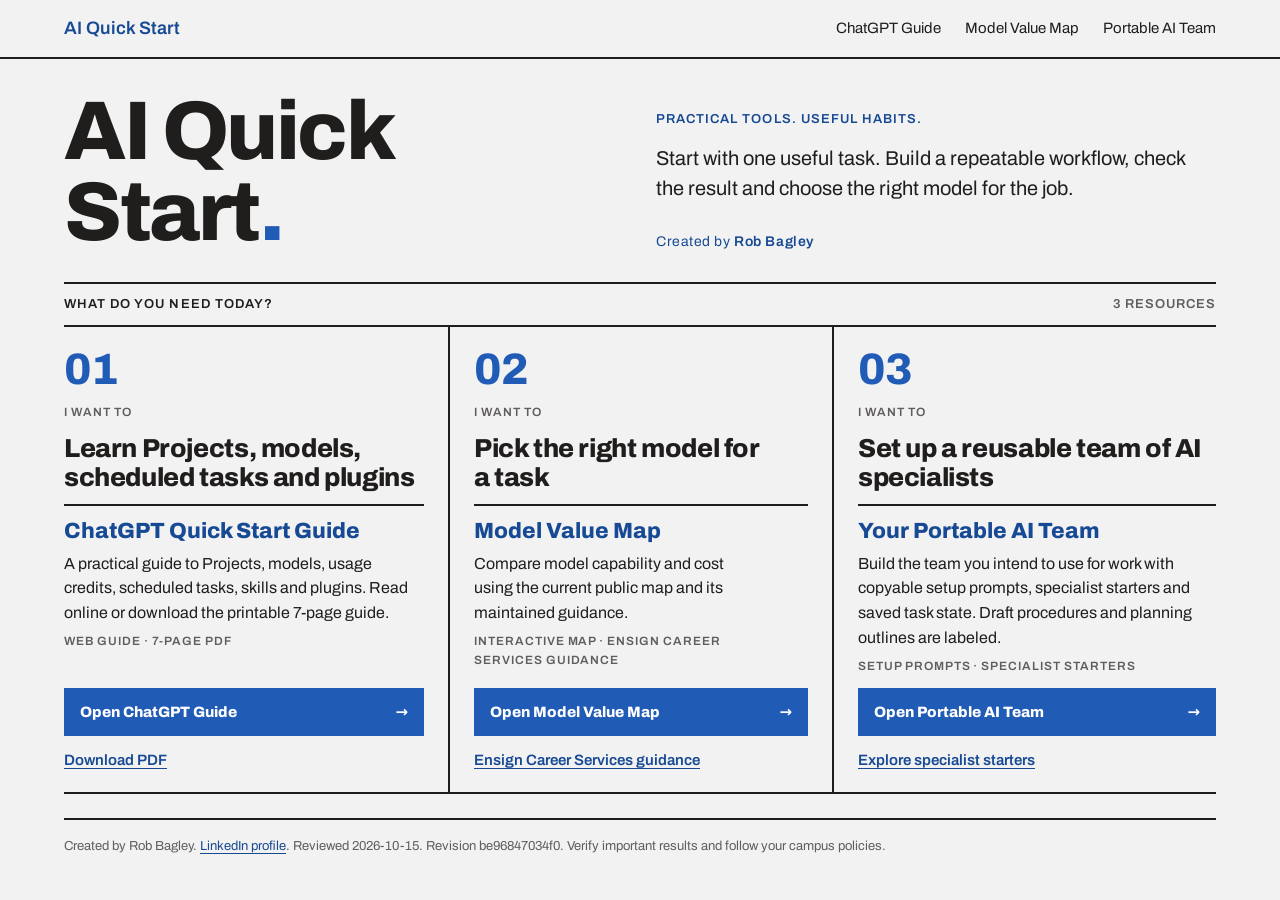
<file: docs/index.html>
<!doctype html><html lang="en"><head><meta charset="utf-8"><meta name="viewport" content="width=device-width,initial-scale=1"><title>AI Quick Start</title><meta name="description" content="Small steps for higher education: organize your work, pick the right settings and let ChatGPT handle the repeats."><link rel="icon" href="favicon.ico"><link rel="icon" type="image/svg+xml" href="favicon.svg"><link rel="preload" href="assets/fonts/archivo.woff2" as="font" type="font/woff2" crossorigin><link rel="stylesheet" href="assets/rob-personal.css"><link rel="stylesheet" href="assets/site.css"></head><body class="home"><a class="rp-skip" href="#main">Skip to content</a><nav class="rp-nav" aria-label="Main"><a class="rp-brand" href="index.html" aria-current="page">AI Quick Start</a><a href="chatgpt-quick-start-guide/">ChatGPT Guide</a><a href="https://robbagley-afk.github.io/model-value-map/">Model Value Map</a><a href="https://your-portable-ai-team.airy-emu-9499.chatgpt.site/">Portable AI Team</a></nav><main id="main"><div class="rp-page"><section class="rp-hero"><h1 class="rp-display"><span class="rp-line">AI Quick</span><span class="rp-line">Start<span class="rp-dot">.</span></span></h1><div class="rp-hero-title"><div class="rp-kicker">Practical tools. Useful habits.</div><p class="rp-lede">Start with one useful task. Build a repeatable workflow, check the result and choose the right model for the job.</p><p class="rp-byline">Created by <strong>Rob Bagley</strong></p></div></section><div class="rp-bar"><h2 class="bar-title">What do you need today?</h2><span class="muted">3 resources</span></div><div class="rp-grid resources" style="--rp-cell:300px"><article class="resource"><div class="rp-num">01</div><div class="rp-label">I want to</div><h2>Learn Projects, models, scheduled tasks and plugins</h2><div class="what"><div class="name">ChatGPT Quick Start Guide</div><p>A practical guide to Projects, models, usage credits, scheduled tasks, skills and plugins. Read online or download the printable 7-page guide.</p><div class="rp-label">Web guide · 7-page PDF</div></div><a class="rp-btn rp-btn-primary rp-btn-block" href="chatgpt-quick-start-guide/">Open ChatGPT Guide<span aria-hidden="true">→</span></a><a class="rp-link" href="ChatGPT-Quick-Start-Guide.pdf">Download PDF</a></article><article class="resource"><div class="rp-num">02</div><div class="rp-label">I want to</div><h2>Pick the right model for a task</h2><div class="what"><div class="name">Model Value Map</div><p>Compare model capability and cost using the current public map and its maintained guidance.</p><div class="rp-label">Interactive map · Ensign Career Services guidance</div></div><a class="rp-btn rp-btn-primary rp-btn-block" href="https://robbagley-afk.github.io/model-value-map/">Open Model Value Map<span aria-hidden="true">→</span></a><a class="rp-link" href="https://robbagley-afk.github.io/model-value-map/team/">Ensign Career Services guidance</a></article><article class="resource"><div class="rp-num">03</div><div class="rp-label">I want to</div><h2>Set up a reusable team of AI specialists</h2><div class="what"><div class="name">Your Portable AI Team</div><p>Build the team you intend to use for work with copyable setup prompts, specialist starters and saved task state. Draft procedures and planning outlines are labeled.</p><div class="rp-label">Setup prompts · specialist starters</div></div><a class="rp-btn rp-btn-primary rp-btn-block" href="https://your-portable-ai-team.airy-emu-9499.chatgpt.site/">Open Portable AI Team<span aria-hidden="true">→</span></a><a class="rp-link" href="https://your-portable-ai-team.airy-emu-9499.chatgpt.site/roles-and-skills.html#add-specialists">Explore specialist starters</a></article></div></div></main><footer class="rp-footer">Created by Rob Bagley. <a href="https://www.linkedin.com/in/robbagley/">LinkedIn profile</a>. Reviewed 2026-10-15. Revision be96847034f0. Verify important results and follow your campus policies.</footer></body></html>
</file>
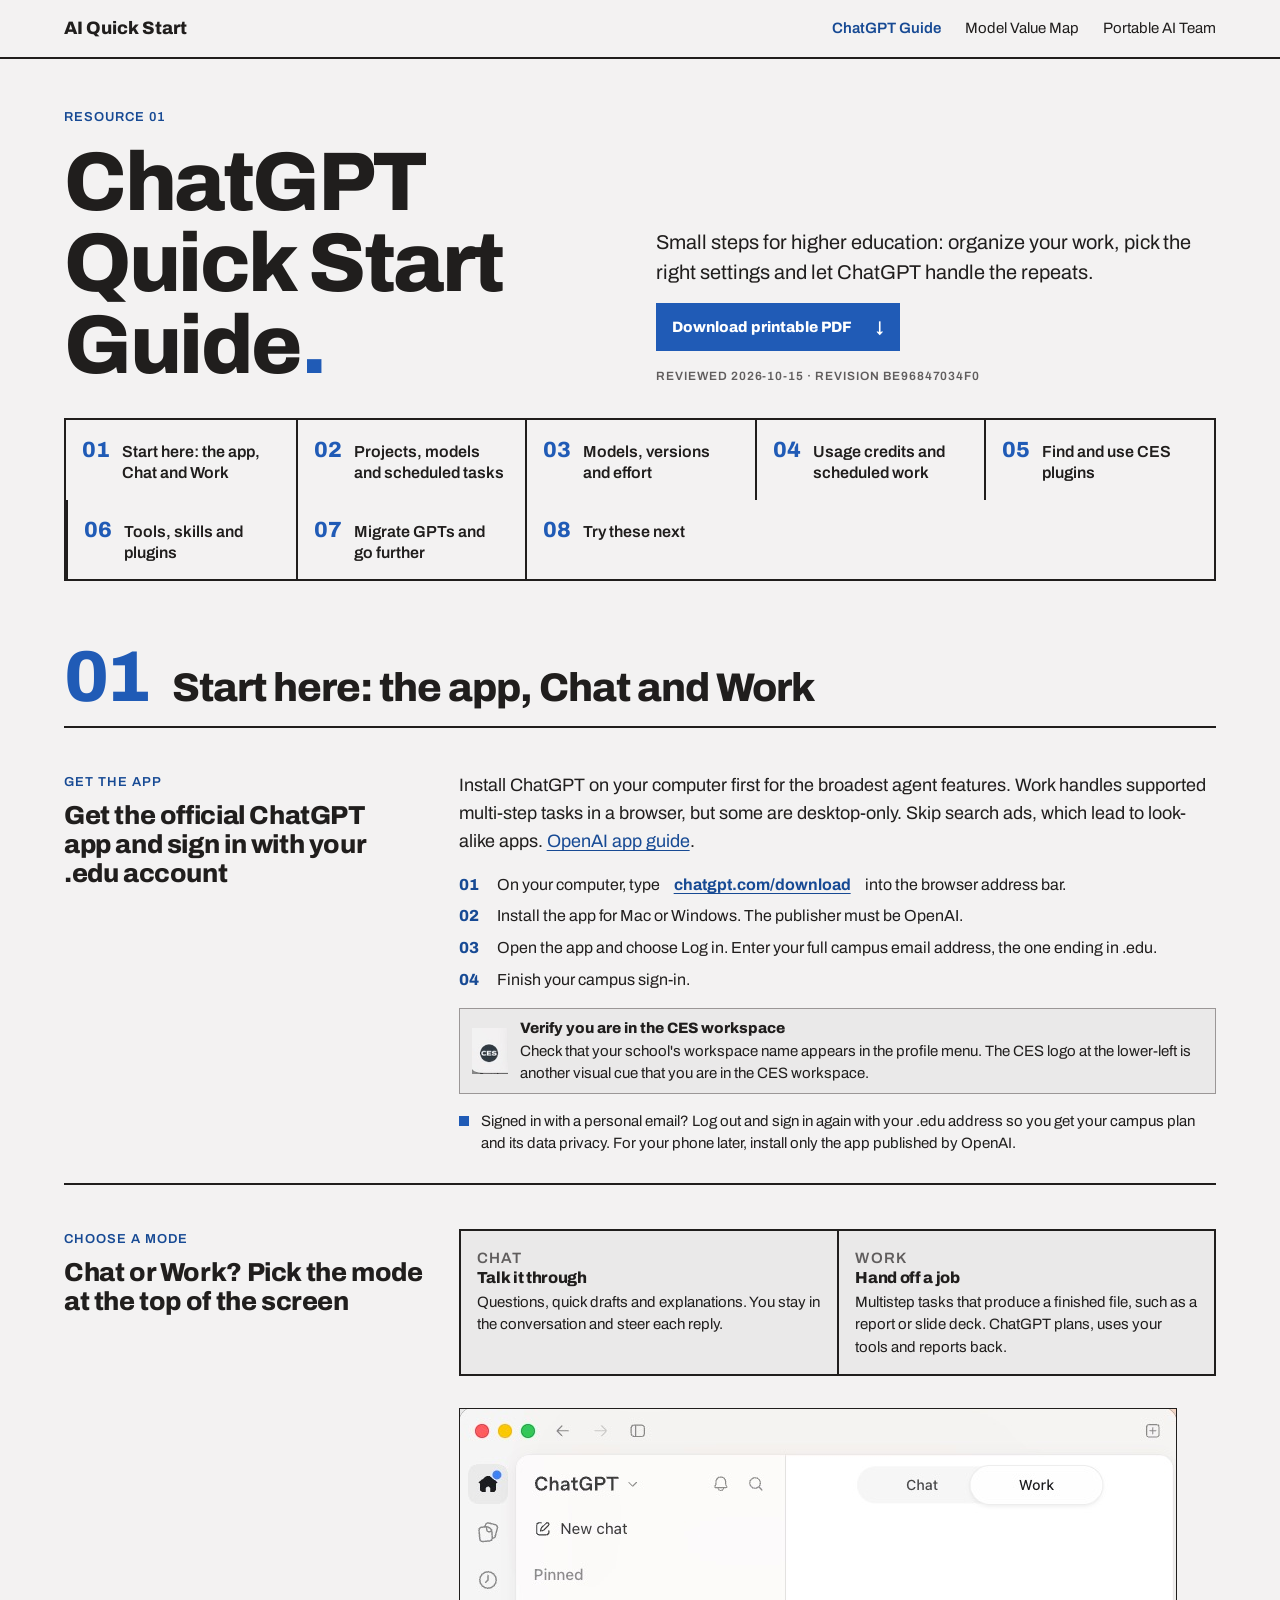
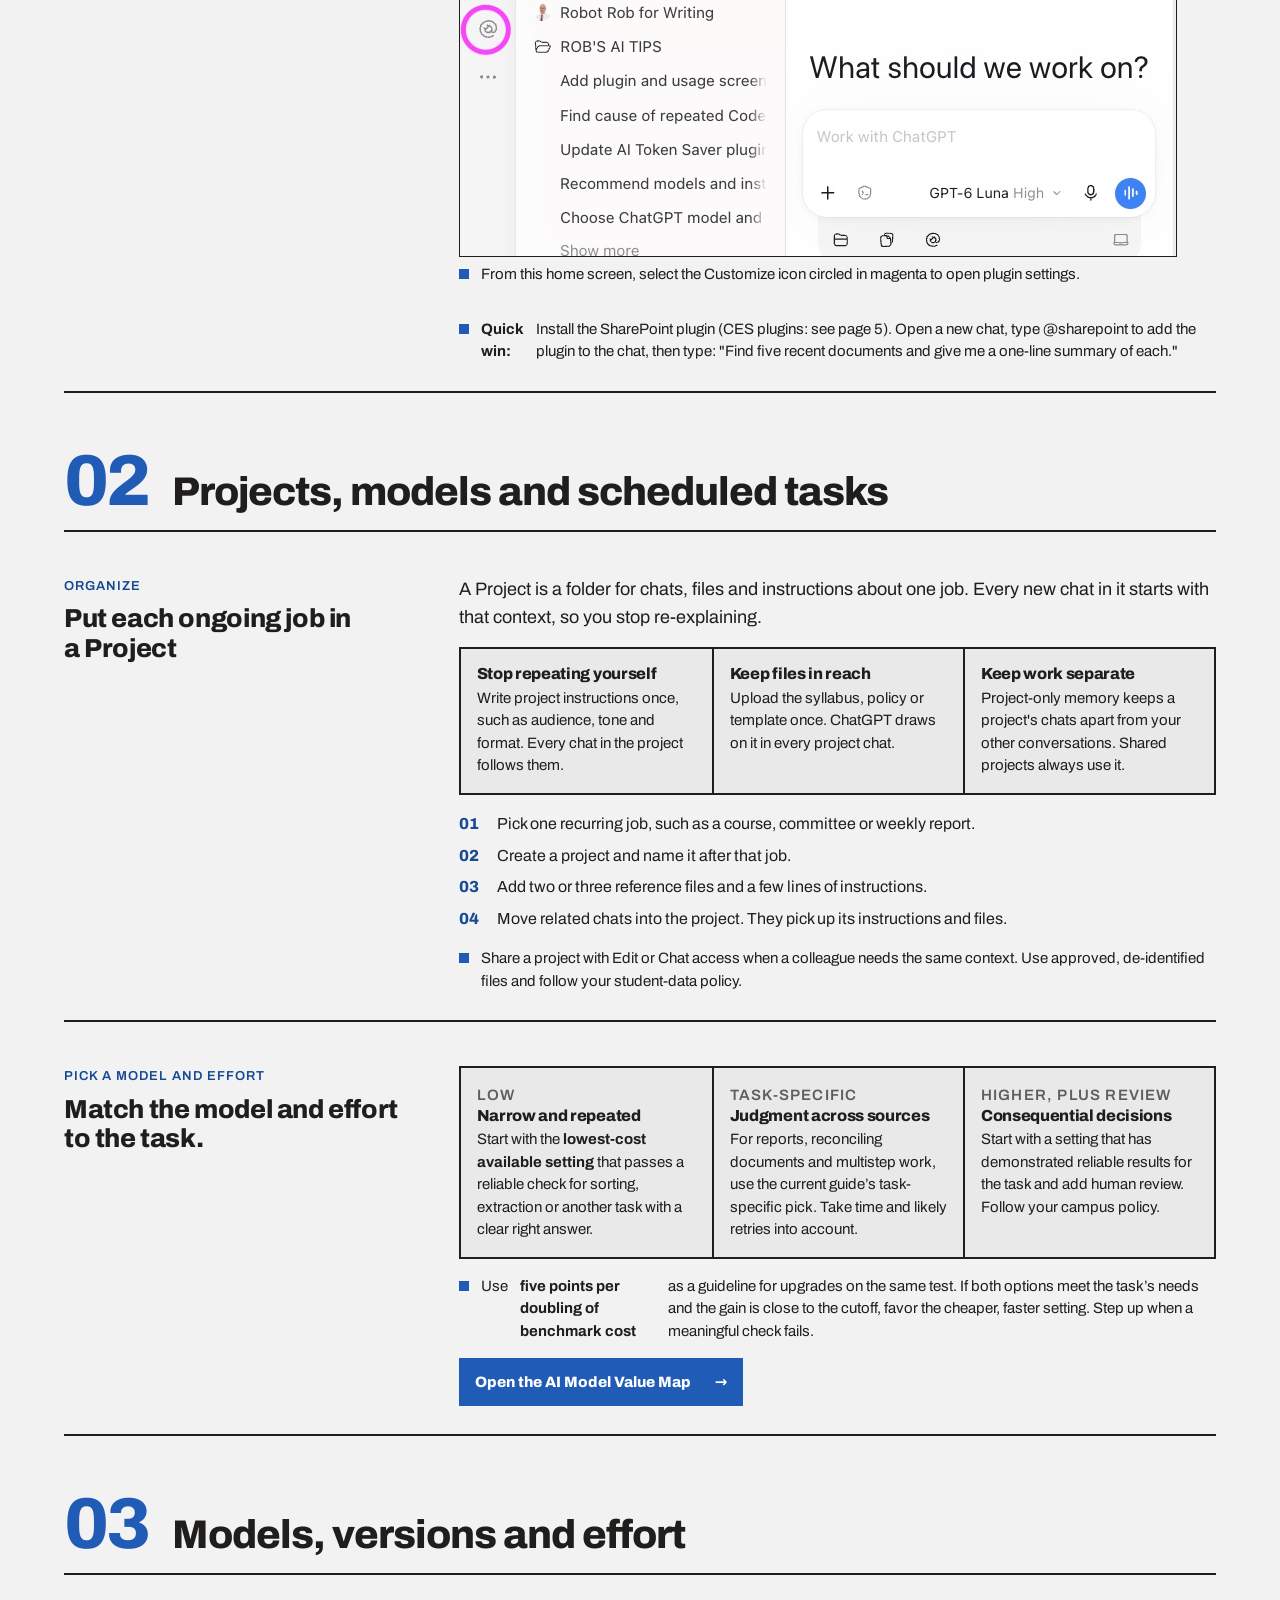
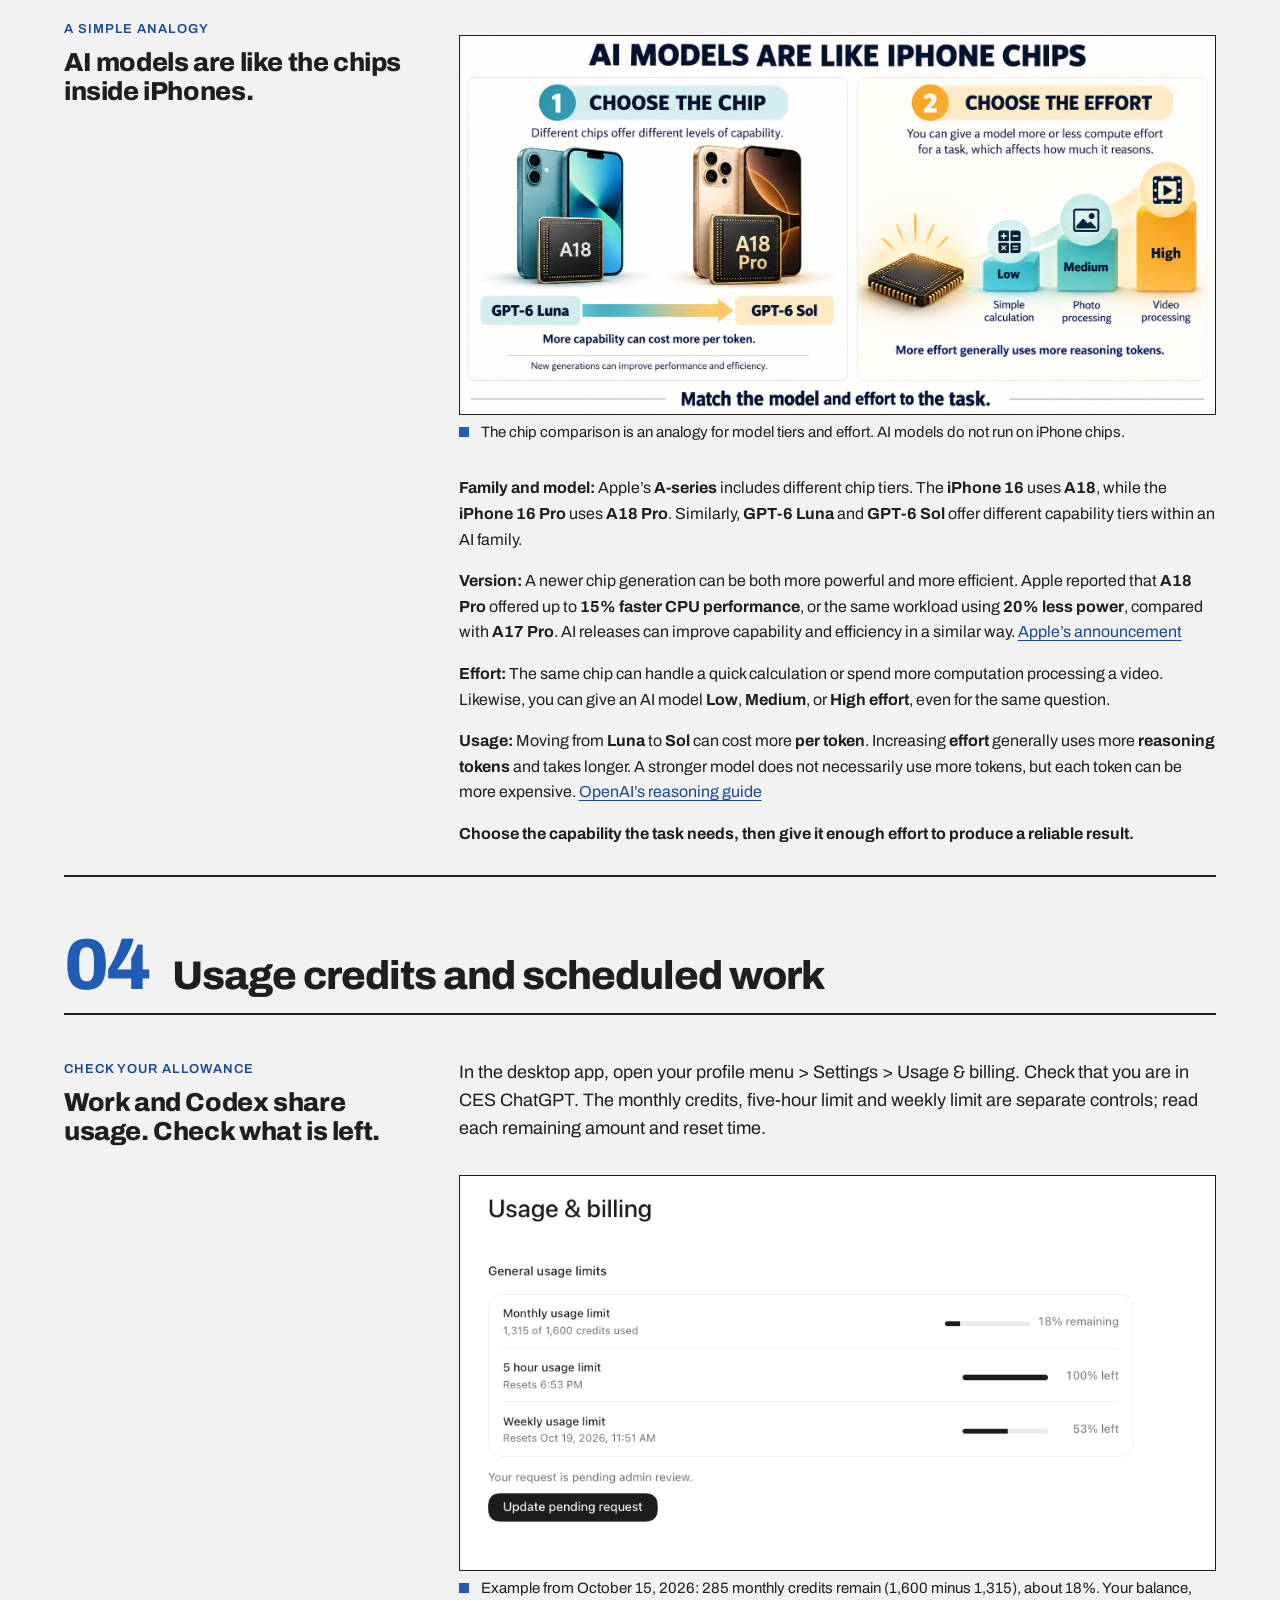
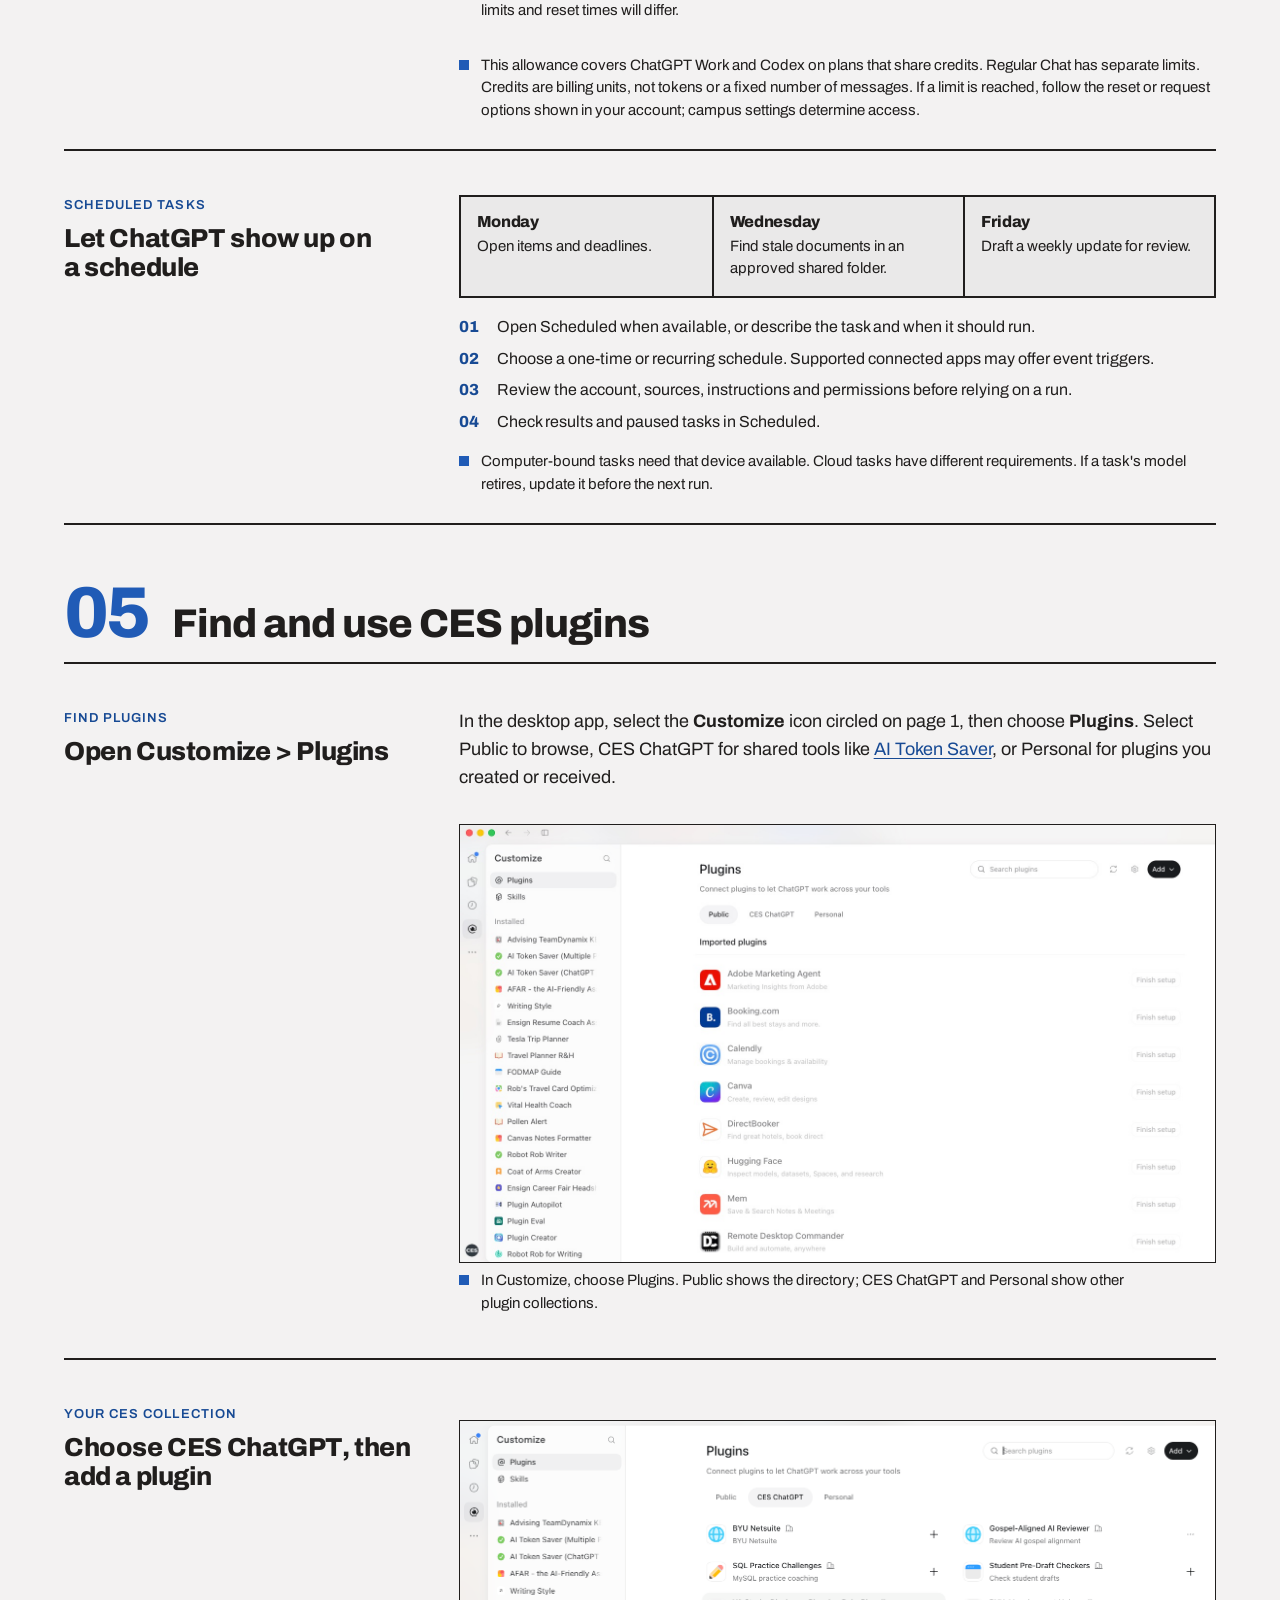
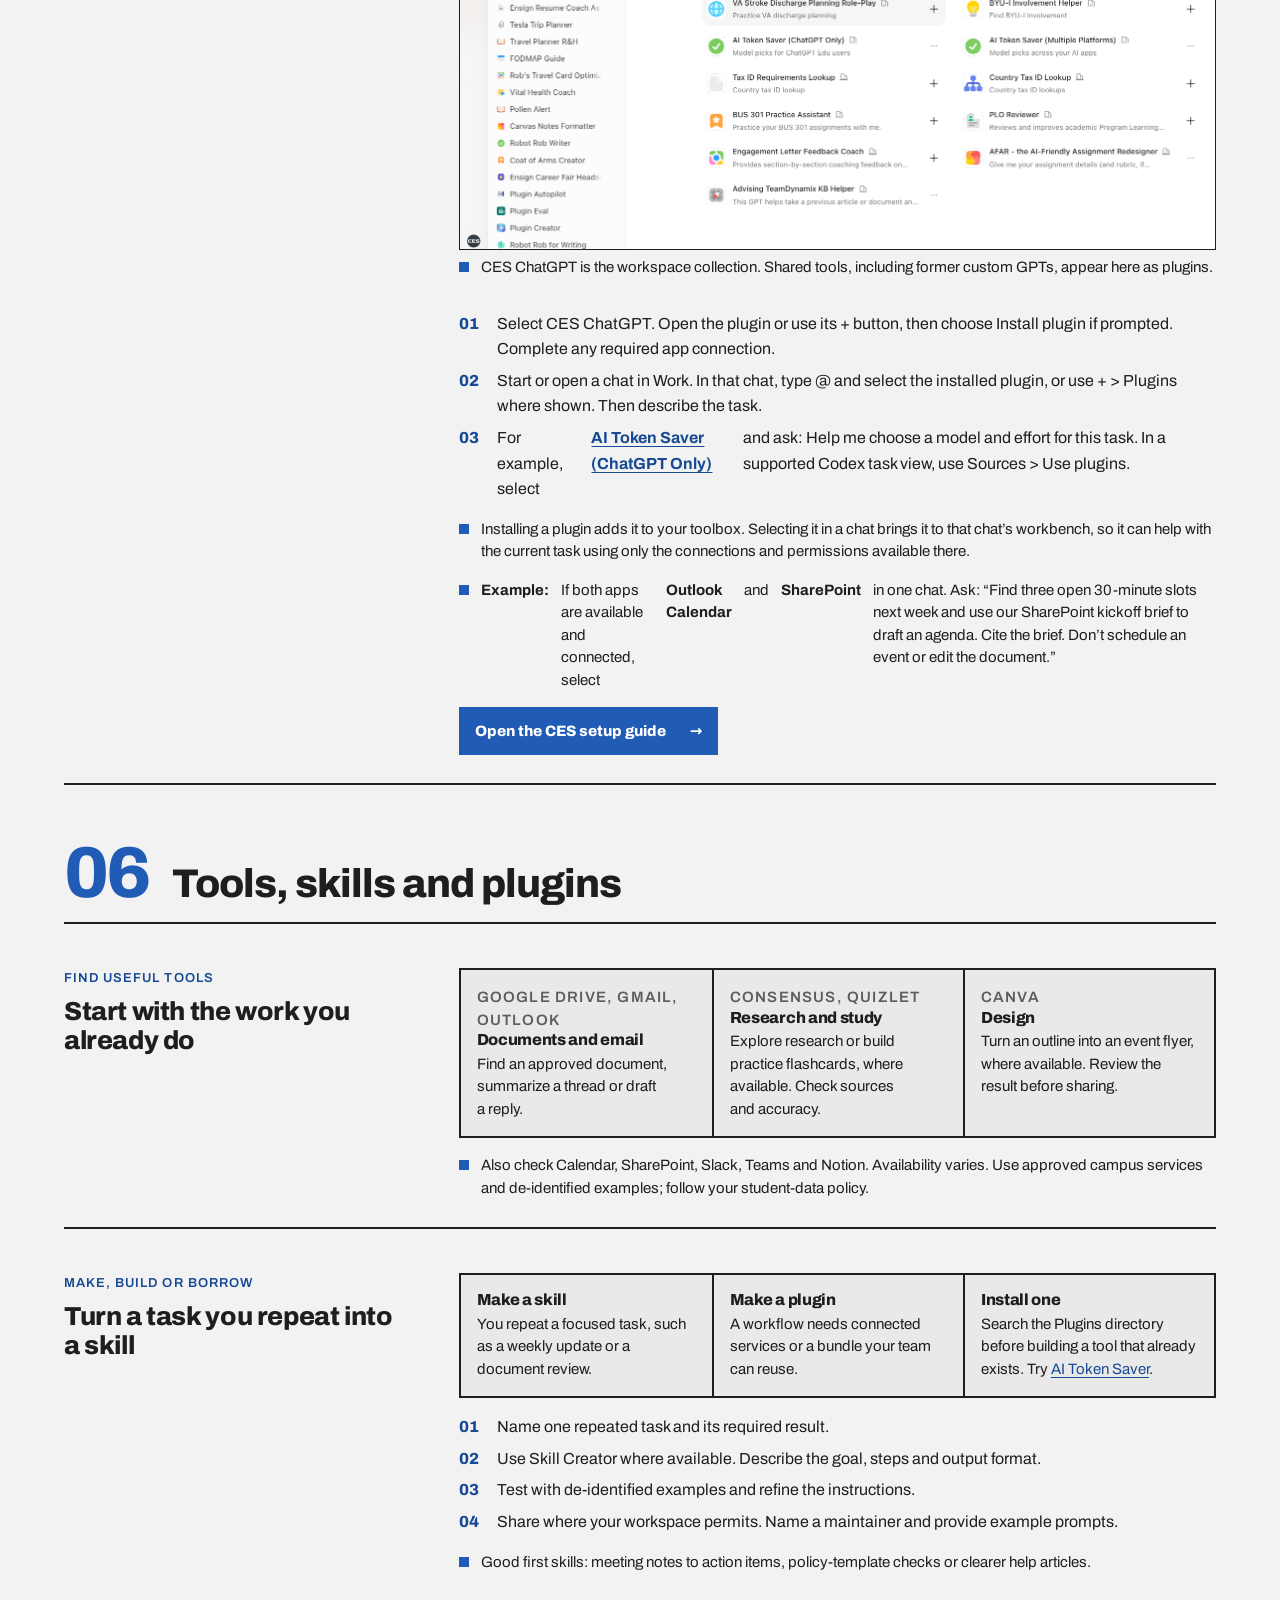
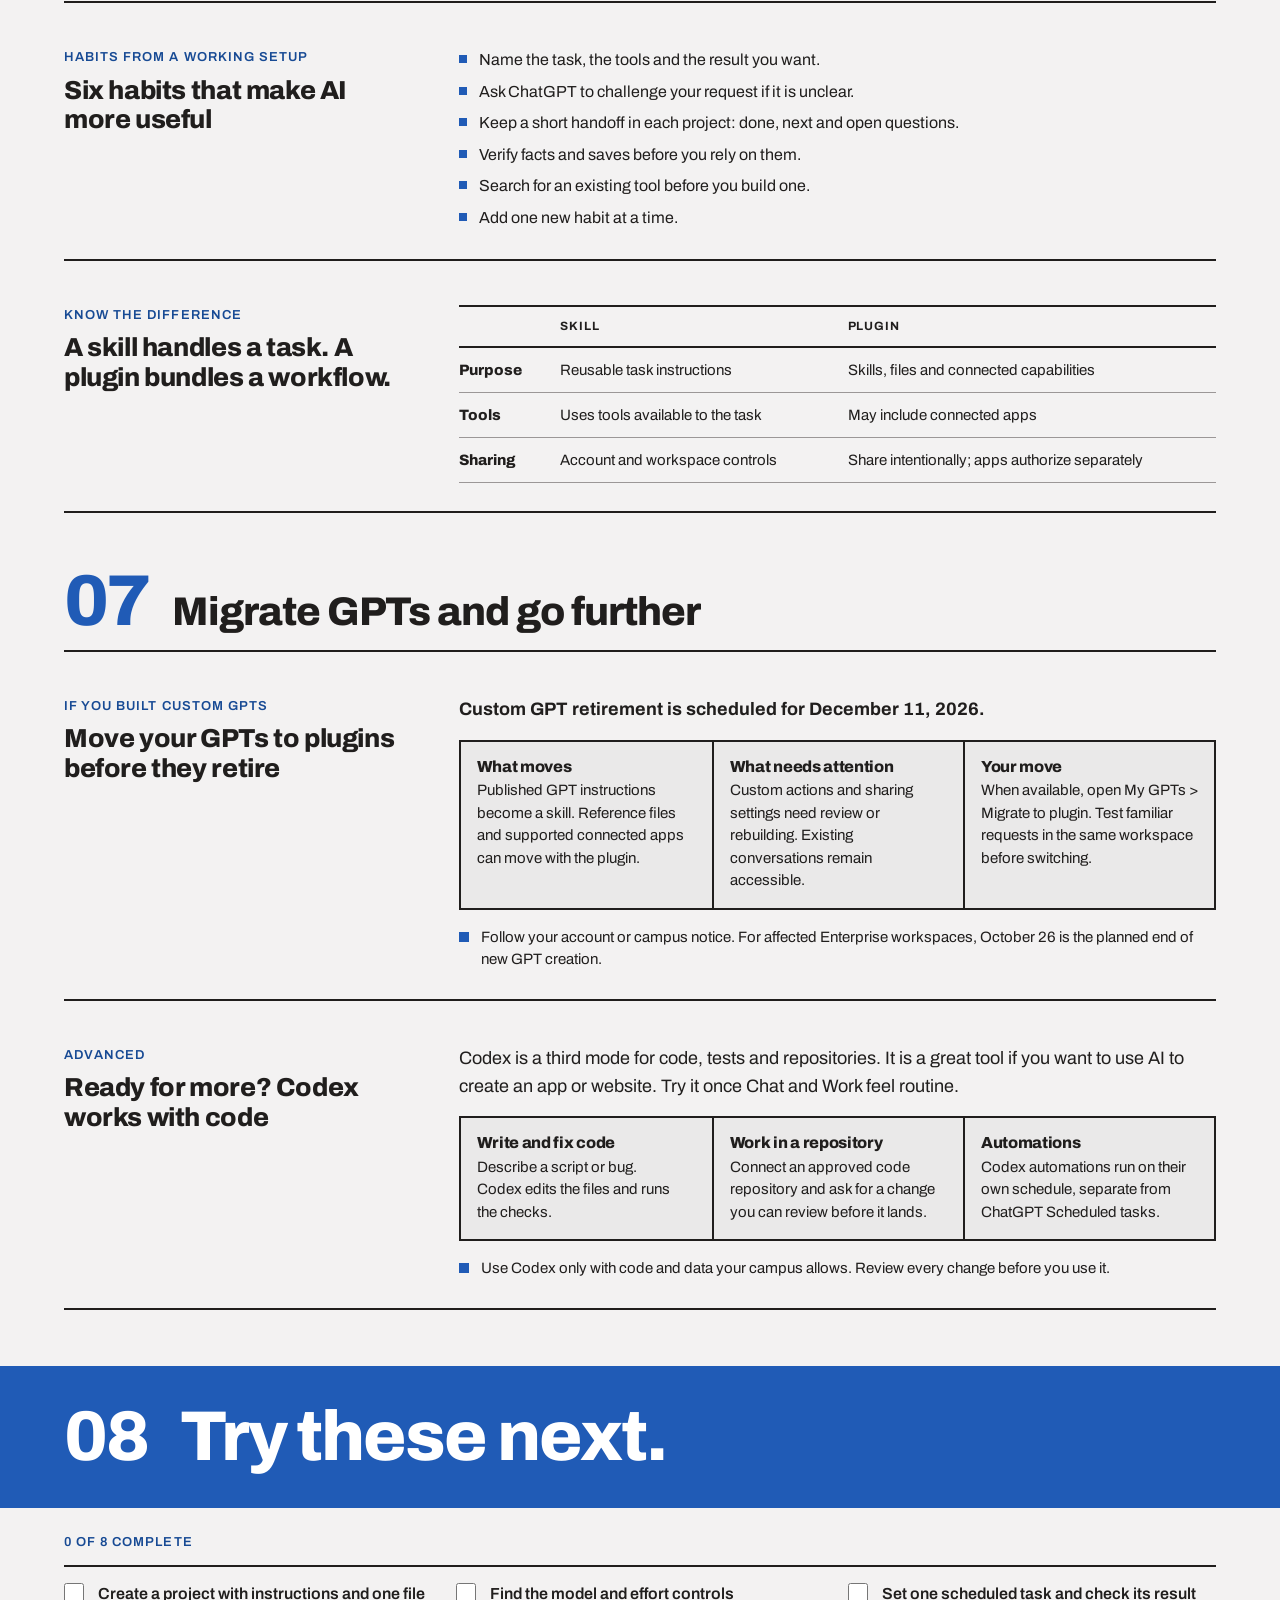
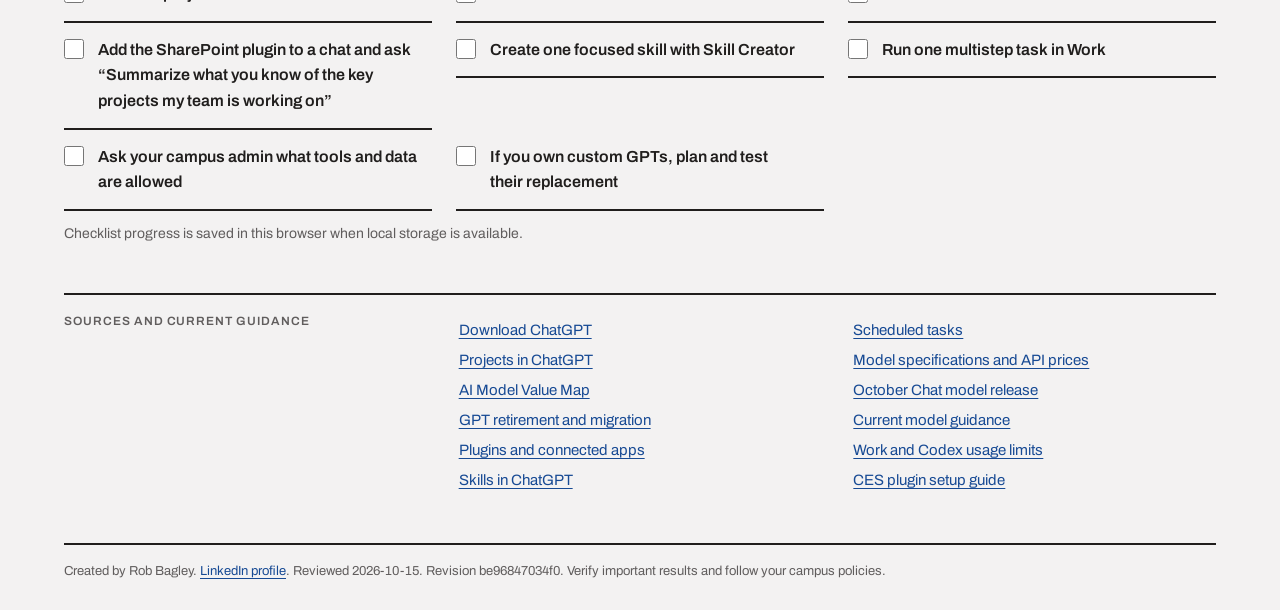
<file: docs/chatgpt-quick-start-guide/index.html>
<!doctype html><html lang="en"><head><meta charset="utf-8"><meta name="viewport" content="width=device-width,initial-scale=1"><title>ChatGPT Quick Start Guide</title><meta name="description" content="Small steps for higher education: organize your work, pick the right settings and let ChatGPT handle the repeats."><link rel="icon" href="../favicon.ico"><link rel="icon" type="image/svg+xml" href="../favicon.svg"><link rel="preload" href="../assets/fonts/archivo.woff2" as="font" type="font/woff2" crossorigin><link rel="stylesheet" href="../assets/rob-personal.css"><link rel="stylesheet" href="../assets/site.css"><script defer src="../assets/guide.js"></script></head><body><a class="rp-skip" href="#main">Skip to content</a><nav class="rp-nav" aria-label="Main"><a class="rp-brand" href="../index.html">AI Quick Start</a><a href="../chatgpt-quick-start-guide/" aria-current="page">ChatGPT Guide</a><a href="https://robbagley-afk.github.io/model-value-map/">Model Value Map</a><a href="https://your-portable-ai-team.airy-emu-9499.chatgpt.site/">Portable AI Team</a></nav><main id="main"><div class="rp-page"><section class="rp-hero"><div class="rp-hero-title"><div class="rp-kicker">Resource 01</div><h1 class="rp-display">ChatGPT Quick Start Guide<span class="rp-dot">.</span></h1></div><div class="guide-lede"><p class="rp-lede">Small steps for higher education: organize your work, pick the right settings and let ChatGPT handle the repeats.</p><a class="rp-btn rp-btn-primary no-print" href="../ChatGPT-Quick-Start-Guide.pdf">Download printable PDF<span aria-hidden="true">↓</span></a><p class="rp-label">Reviewed 2026-10-15 · Revision be96847034f0</p></div></section><nav class="rp-grid rp-boxed toc" aria-label="In this guide" style="--rp-cell:200px"><a href="#part-1"><span class="toc-num">01</span>Start here: the app, Chat and Work</a><a href="#part-2"><span class="toc-num">02</span>Projects, models and scheduled tasks</a><a href="#part-3"><span class="toc-num">03</span>Models, versions and effort</a><a href="#part-4"><span class="toc-num">04</span>Usage credits and scheduled work</a><a href="#part-5"><span class="toc-num">05</span>Find and use CES plugins</a><a href="#part-6"><span class="toc-num">06</span>Tools, skills and plugins</a><a href="#part-7"><span class="toc-num">07</span>Migrate GPTs and go further</a><a href="#checklist"><span class="toc-num">08</span>Try these next</a></nav><article class="rp-section chapter" id="part-1"><div class="rp-section-head"><span class="rp-num">01</span><h2>Start here: the app, Chat and Work</h2></div><section class="topic" id="app"><div class="topic-head"><div class="rp-kicker">Get the app</div><h3>Get the official ChatGPT app and sign in with your .edu account</h3></div><div class="topic-body"><p class="intro">Install ChatGPT on your computer first for the broadest agent features. Work handles supported multi-step tasks in a browser, but some are desktop-only. Skip search ads, which lead to look-alike apps. <a href="https://help.openai.com/en/articles/20001276-moving-to-the-new-chatgpt-desktop-app">OpenAI app guide</a>.</p><ol class="rp-steps"><li>On your computer, type <a href="https://chatgpt.com/download"><strong>chatgpt.com/download</strong></a> into the browser address bar.</li><li>Install the app for Mac or Windows. The publisher must be OpenAI.</li><li>Open the app and choose Log in. Enter your full campus email address, the one ending in .edu.</li><li>Finish your campus sign-in.</li></ol><aside class="rp-note rp-ces-check" aria-label="Verify you are in the CES workspace"><img src="../assets/img/ces-logo.jpeg" alt="CES logo" loading="lazy"><div><strong>Verify you are in the CES workspace</strong><br>Check that your school&#x27;s workspace name appears in the profile menu. The CES logo at the lower-left is another visual cue that you are in the CES workspace.</div></aside><p class="rp-note">Signed in with a personal email? Log out and sign in again with your .edu address so you get your campus plan and its data privacy. For your phone later, install only the app published by OpenAI.</p></div></section><section class="topic" id="modes"><div class="topic-head"><div class="rp-kicker">Choose a mode</div><h3>Chat or Work? Pick the mode at the top of the screen</h3></div><div class="topic-body"><div class="rp-grid rp-boxed cards"><div class="rp-tinted"><p class="rp-label">Chat</p><h4>Talk it through</h4><p>Questions, quick drafts and explanations. You stay in the conversation and steer each reply.</p></div><div class="rp-tinted"><p class="rp-label">Work</p><h4>Hand off a job</h4><p>Multistep tasks that produce a finished file, such as a report or slide deck. ChatGPT plans, uses your tools and reports back.</p></div></div><figure class="shot"><a href="../assets/img/chat-work-switch.jpeg" aria-label="Open full-size screenshot: ChatGPT home screen with the Chat and Work switch at the top center, Work selected"><img src="../assets/img/chat-work-switch.jpeg" alt="ChatGPT home screen with the Chat and Work switch at the top center, Work selected" loading="lazy"></a><figcaption class="rp-note">From this home screen, select the Customize icon circled in magenta to open plugin settings.</figcaption></figure><p class="rp-note"><strong>Quick win:</strong> Install the SharePoint plugin (CES plugins: see page 5). Open a new chat, type @sharepoint to add the plugin to the chat, then type: &quot;Find five recent documents and give me a one-line summary of each.&quot;</p></div></section></article><article class="rp-section chapter" id="part-2"><div class="rp-section-head"><span class="rp-num">02</span><h2>Projects, models and scheduled tasks</h2></div><section class="topic" id="projects"><div class="topic-head"><div class="rp-kicker">Organize</div><h3>Put each ongoing job in a Project</h3></div><div class="topic-body"><p class="intro">A Project is a folder for chats, files and instructions about one job. Every new chat in it starts with that context, so you stop re-explaining.</p><div class="rp-grid rp-boxed cards"><div class="rp-tinted"><h4>Stop repeating yourself</h4><p>Write project instructions once, such as audience, tone and format. Every chat in the project follows them.</p></div><div class="rp-tinted"><h4>Keep files in reach</h4><p>Upload the syllabus, policy or template once. ChatGPT draws on it in every project chat.</p></div><div class="rp-tinted"><h4>Keep work separate</h4><p>Project-only memory keeps a project&#x27;s chats apart from your other conversations. Shared projects always use it.</p></div></div><ol class="rp-steps"><li>Pick one recurring job, such as a course, committee or weekly report.</li><li>Create a project and name it after that job.</li><li>Add two or three reference files and a few lines of instructions.</li><li>Move related chats into the project. They pick up its instructions and files.</li></ol><p class="rp-note">Share a project with Edit or Chat access when a colleague needs the same context. Use approved, de-identified files and follow your student-data policy.</p></div></section><section class="topic" id="models"><div class="topic-head"><div class="rp-kicker">Pick a model and effort</div><h3>Match the model and effort to the task.</h3></div><div class="topic-body"><div class="rp-grid rp-boxed cards"><div class="rp-tinted"><p class="rp-label">Low</p><h4>Narrow and repeated</h4><p>Start with the <strong>lowest-cost available setting</strong> that passes a reliable check for sorting, extraction or another task with a clear right answer.</p></div><div class="rp-tinted"><p class="rp-label">Task-specific</p><h4>Judgment across sources</h4><p>For reports, reconciling documents and multistep work, use the current guide’s task-specific pick. Take time and likely retries into account.</p></div><div class="rp-tinted"><p class="rp-label">Higher, plus review</p><h4>Consequential decisions</h4><p>Start with a setting that has demonstrated reliable results for the task and add human review. Follow your campus policy.</p></div></div><p class="rp-note">Use <strong>five points per doubling of benchmark cost</strong> as a guideline for upgrades on the same test. If both options meet the task’s needs and the gain is close to the cutoff, favor the cheaper, faster setting. Step up when a meaningful check fails.</p><p><a class="rp-btn rp-btn-primary" href="https://robbagley-afk.github.io/model-value-map/">Open the AI Model Value Map<span aria-hidden="true">→</span></a></p></div></section></article><article class="rp-section chapter" id="part-3"><div class="rp-section-head"><span class="rp-num">03</span><h2>Models, versions and effort</h2></div><section class="topic" id="iphone-chip-analogy"><div class="topic-head"><div class="rp-kicker">A SIMPLE ANALOGY</div><h3>AI models are like the chips inside iPhones.</h3></div><div class="topic-body"><figure class="shot"><a href="../assets/img/iphone-chip-analogy.png" aria-label="Open full-size screenshot: Two-panel illustration comparing how to choose a chip tier with how to choose an AI model and effort level."><img src="../assets/img/iphone-chip-analogy.png" alt="Two-panel illustration comparing how to choose a chip tier with how to choose an AI model and effort level." loading="lazy"></a><figcaption class="rp-note">The chip comparison is an analogy for model tiers and effort. AI models do not run on iPhone chips.</figcaption></figure><p><strong>Family and model:</strong> Apple’s <strong>A-series</strong> includes different chip tiers. The <strong>iPhone 16</strong> uses <strong>A18</strong>, while the <strong>iPhone 16 Pro</strong> uses <strong>A18 Pro</strong>. Similarly, <strong>GPT-6 Luna</strong> and <strong>GPT-6 Sol</strong> offer different capability tiers within an AI family.</p><p><strong>Version:</strong> A newer chip generation can be both more powerful and more efficient. Apple reported that <strong>A18 Pro</strong> offered up to <strong>15% faster CPU performance</strong>, or the same workload using <strong>20% less power</strong>, compared with <strong>A17 Pro</strong>. AI releases can improve capability and efficiency in a similar way. <a href="https://www.apple.com/newsroom/2024/09/apple-debuts-iphone-16-pro-and-iphone-16-pro-max/">Apple’s announcement</a></p><p><strong>Effort:</strong> The same chip can handle a quick calculation or spend more computation processing a video. Likewise, you can give an AI model <strong>Low</strong>, <strong>Medium</strong>, or <strong>High effort</strong>, even for the same question.</p><p><strong>Usage:</strong> Moving from <strong>Luna</strong> to <strong>Sol</strong> can cost more <strong>per token</strong>. Increasing <strong>effort</strong> generally uses more <strong>reasoning tokens</strong> and takes longer. A stronger model does not necessarily use more tokens, but each token can be more expensive. <a href="https://developers.openai.com/api/docs/guides/reasoning">OpenAI’s reasoning guide</a></p><p><strong>Choose the capability the task needs, then give it enough effort to produce a reliable result.</strong></p></div></section></article><article class="rp-section chapter" id="part-4"><div class="rp-section-head"><span class="rp-num">04</span><h2>Usage credits and scheduled work</h2></div><section class="topic" id="usage"><div class="topic-head"><div class="rp-kicker">Check your allowance</div><h3>Work and Codex share usage. Check what is left.</h3></div><div class="topic-body"><p class="intro">In the desktop app, open your profile menu &gt; Settings &gt; Usage &amp; billing. Check that you are in CES ChatGPT. The monthly credits, five-hour limit and weekly limit are separate controls; read each remaining amount and reset time.</p><figure class="shot"><a href="../assets/img/usage-billing.png" aria-label="Open full-size screenshot: Usage &amp; billing example showing 1,315 of 1,600 monthly credits used, 18 percent remaining, 100 percent left in the five-hour window and 53 percent left in the weekly window."><img src="../assets/img/usage-billing.png" alt="Usage &amp; billing example showing 1,315 of 1,600 monthly credits used, 18 percent remaining, 100 percent left in the five-hour window and 53 percent left in the weekly window." loading="lazy"></a><figcaption class="rp-note">Example from October 15, 2026: 285 monthly credits remain (1,600 minus 1,315), about 18%. Your balance, limits and reset times will differ.</figcaption></figure><p class="rp-note">This allowance covers ChatGPT Work and Codex on plans that share credits. Regular Chat has separate limits. Credits are billing units, not tokens or a fixed number of messages. If a limit is reached, follow the reset or request options shown in your account; campus settings determine access.</p></div></section><section class="topic" id="schedule"><div class="topic-head"><div class="rp-kicker">Scheduled tasks</div><h3>Let ChatGPT show up on a schedule</h3></div><div class="topic-body"><div class="rp-grid rp-boxed cards"><div class="rp-tinted"><h4>Monday</h4><p>Open items and deadlines.</p></div><div class="rp-tinted"><h4>Wednesday</h4><p>Find stale documents in an approved shared folder.</p></div><div class="rp-tinted"><h4>Friday</h4><p>Draft a weekly update for review.</p></div></div><ol class="rp-steps"><li>Open Scheduled when available, or describe the task and when it should run.</li><li>Choose a one-time or recurring schedule. Supported connected apps may offer event triggers.</li><li>Review the account, sources, instructions and permissions before relying on a run.</li><li>Check results and paused tasks in Scheduled.</li></ol><p class="rp-note">Computer-bound tasks need that device available. Cloud tasks have different requirements. If a task&#x27;s model retires, update it before the next run.</p></div></section></article><article class="rp-section chapter" id="part-5"><div class="rp-section-head"><span class="rp-num">05</span><h2>Find and use CES plugins</h2></div><section class="topic" id="find-plugins"><div class="topic-head"><div class="rp-kicker">Find plugins</div><h3>Open Customize &gt; Plugins</h3></div><div class="topic-body"><p class="intro">In the desktop app, select the <strong>Customize</strong> icon circled on page 1, then choose <strong>Plugins</strong>. Select Public to browse, CES ChatGPT for shared tools like <a href="https://chatgpt.com/plugins/Plugin_823a3d1060588191b23dc99cbb9e82f0">AI Token Saver</a>, or Personal for plugins you created or received.</p><figure class="shot"><a href="../assets/img/plugins-settings.jpeg" aria-label="Open full-size screenshot: ChatGPT Customize screen with Plugins selected, Public selected, a Search plugins field, and CES ChatGPT and Personal tabs."><img src="../assets/img/plugins-settings.jpeg" alt="ChatGPT Customize screen with Plugins selected, Public selected, a Search plugins field, and CES ChatGPT and Personal tabs." loading="lazy"></a><figcaption class="rp-note">In Customize, choose Plugins. Public shows the directory; CES ChatGPT and Personal show other plugin collections.</figcaption></figure></div></section><section class="topic" id="ces-plugins"><div class="topic-head"><div class="rp-kicker">Your CES collection</div><h3>Choose CES ChatGPT, then add a plugin</h3></div><div class="topic-body"><figure class="shot"><a href="../assets/img/plugins-ces.png" aria-label="Open full-size screenshot: CES ChatGPT workspace tab selected, showing shared plugins including AI Token Saver ChatGPT Only and AI Token Saver Multiple Platforms, with plus buttons beside available entries."><img src="../assets/img/plugins-ces.png" alt="CES ChatGPT workspace tab selected, showing shared plugins including AI Token Saver ChatGPT Only and AI Token Saver Multiple Platforms, with plus buttons beside available entries." loading="lazy"></a><figcaption class="rp-note">CES ChatGPT is the workspace collection. Shared tools, including former custom GPTs, appear here as plugins.</figcaption></figure><ol class="rp-steps"><li>Select CES ChatGPT. Open the plugin or use its + button, then choose Install plugin if prompted. Complete any required app connection.</li><li>Start or open a chat in Work. In that chat, type @ and select the installed plugin, or use + &gt; Plugins where shown. Then describe the task.</li><li>For example, select <a href="https://chatgpt.com/plugins/Plugin_823a3d1060588191b23dc99cbb9e82f0"><strong>AI Token Saver (ChatGPT Only)</strong></a> and ask: Help me choose a model and effort for this task. In a supported Codex task view, use Sources &gt; Use plugins.</li></ol><p class="rp-note">Installing a plugin adds it to your toolbox. Selecting it in a chat brings it to that chat’s workbench, so it can help with the current task using only the connections and permissions available there.</p><p class="rp-note"><strong>Example:</strong> If both apps are available and connected, select <strong>Outlook Calendar</strong> and <strong>SharePoint</strong> in one chat. Ask: “Find three open 30-minute slots next week and use our SharePoint kickoff brief to draft an agenda. Cite the brief. Don’t schedule an event or edit the document.”</p><p><a class="rp-btn rp-btn-primary" href="https://ai-token-saver.vercel.app/ces/#setup-guides">Open the CES setup guide<span aria-hidden="true">→</span></a></p></div></section></article><article class="rp-section chapter" id="part-6"><div class="rp-section-head"><span class="rp-num">06</span><h2>Tools, skills and plugins</h2></div><section class="topic" id="tools"><div class="topic-head"><div class="rp-kicker">Find useful tools</div><h3>Start with the work you already do</h3></div><div class="topic-body"><div class="rp-grid rp-boxed cards"><div class="rp-tinted"><p class="rp-label">Google Drive, Gmail, Outlook</p><h4>Documents and email</h4><p>Find an approved document, summarize a thread or draft a reply.</p></div><div class="rp-tinted"><p class="rp-label">Consensus, Quizlet</p><h4>Research and study</h4><p>Explore research or build practice flashcards, where available. Check sources and accuracy.</p></div><div class="rp-tinted"><p class="rp-label">Canva</p><h4>Design</h4><p>Turn an outline into an event flyer, where available. Review the result before sharing.</p></div></div><p class="rp-note">Also check Calendar, SharePoint, Slack, Teams and Notion. Availability varies. Use approved campus services and de-identified examples; follow your student-data policy.</p></div></section><section class="topic" id="build"><div class="topic-head"><div class="rp-kicker">Make, build or borrow</div><h3>Turn a task you repeat into a skill</h3></div><div class="topic-body"><div class="rp-grid rp-boxed cards"><div class="rp-tinted"><h4>Make a skill</h4><p>You repeat a focused task, such as a weekly update or a document review.</p></div><div class="rp-tinted"><h4>Make a plugin</h4><p>A workflow needs connected services or a bundle your team can reuse.</p></div><div class="rp-tinted"><h4>Install one</h4><p>Search the Plugins directory before building a tool that already exists. Try <a href="https://chatgpt.com/plugins/Plugin_823a3d1060588191b23dc99cbb9e82f0">AI Token Saver</a>.</p></div></div><ol class="rp-steps"><li>Name one repeated task and its required result.</li><li>Use Skill Creator where available. Describe the goal, steps and output format.</li><li>Test with de-identified examples and refine the instructions.</li><li>Share where your workspace permits. Name a maintainer and provide example prompts.</li></ol><p class="rp-note">Good first skills: meeting notes to action items, policy-template checks or clearer help articles.</p></div></section><section class="topic" id="habits"><div class="topic-head"><div class="rp-kicker">Habits from a working setup</div><h3>Six habits that make AI more useful</h3></div><div class="topic-body"><ul class="bullets"><li>Name the task, the tools and the result you want.</li><li>Ask ChatGPT to challenge your request if it is unclear.</li><li>Keep a short handoff in each project: done, next and open questions.</li><li>Verify facts and saves before you rely on them.</li><li>Search for an existing tool before you build one.</li><li>Add one new habit at a time.</li></ul></div></section><section class="topic" id="difference"><div class="topic-head"><div class="rp-kicker">Know the difference</div><h3>A skill handles a task. A plugin bundles a workflow.</h3></div><div class="topic-body"><div class="rp-table-wrap"><table class="rp-table"><thead><tr><th scope="col"></th><th scope="col">Skill</th><th scope="col">Plugin</th></tr></thead><tbody><tr><th scope="row">Purpose</th><td>Reusable task instructions</td><td>Skills, files and connected capabilities</td></tr><tr><th scope="row">Tools</th><td>Uses tools available to the task</td><td>May include connected apps</td></tr><tr><th scope="row">Sharing</th><td>Account and workspace controls</td><td>Share intentionally; apps authorize separately</td></tr></tbody></table></div></div></section></article><article class="rp-section chapter" id="part-7"><div class="rp-section-head"><span class="rp-num">07</span><h2>Migrate GPTs and go further</h2></div><section class="topic" id="migration"><div class="topic-head"><div class="rp-kicker">If you built custom GPTs</div><h3>Move your GPTs to plugins before they retire</h3></div><div class="topic-body"><p class="intro"><strong>Custom GPT retirement is scheduled for December 11, 2026.</strong></p><div class="rp-grid rp-boxed cards"><div class="rp-tinted"><h4>What moves</h4><p>Published GPT instructions become a skill. Reference files and supported connected apps can move with the plugin.</p></div><div class="rp-tinted"><h4>What needs attention</h4><p>Custom actions and sharing settings need review or rebuilding. Existing conversations remain accessible.</p></div><div class="rp-tinted"><h4>Your move</h4><p>When available, open My GPTs &gt; Migrate to plugin. Test familiar requests in the same workspace before switching.</p></div></div><p class="rp-note">Follow your account or campus notice. For affected Enterprise workspaces, October 26 is the planned end of new GPT creation.</p></div></section><section class="topic" id="codex"><div class="topic-head"><div class="rp-kicker">Advanced</div><h3>Ready for more? Codex works with code</h3></div><div class="topic-body"><p class="intro">Codex is a third mode for code, tests and repositories. It is a great tool if you want to use AI to create an app or website. Try it once Chat and Work feel routine.</p><div class="rp-grid rp-boxed cards"><div class="rp-tinted"><h4>Write and fix code</h4><p>Describe a script or bug. Codex edits the files and runs the checks.</p></div><div class="rp-tinted"><h4>Work in a repository</h4><p>Connect an approved code repository and ask for a change you can review before it lands.</p></div><div class="rp-tinted"><h4>Automations</h4><p>Codex automations run on their own schedule, separate from ChatGPT Scheduled tasks.</p></div></div><p class="rp-note">Use Codex only with code and data your campus allows. Review every change before you use it.</p></div></section></article></div><section class="rp-band" id="checklist"><div class="rp-band-inner"><span class="rp-band-big" aria-hidden="true">08</span><h2 class="rp-band-big">Try these next.</h2></div></section><div class="rp-page after-band"><p class="rp-kicker progress" data-progress aria-live="polite">0 of 8 complete</p><ul class="checks"><li><label class="rp-check"><input type="checkbox" data-check="project"><span>Create a project with instructions and one file</span></label></li><li><label class="rp-check"><input type="checkbox" data-check="controls"><span>Find the model and effort controls</span></label></li><li><label class="rp-check"><input type="checkbox" data-check="schedule"><span>Set one scheduled task and check its result</span></label></li><li><label class="rp-check"><input type="checkbox" data-check="connect"><span>Add the SharePoint plugin to a chat and ask “Summarize what you know of the key projects my team is working on”</span></label></li><li><label class="rp-check"><input type="checkbox" data-check="skill"><span>Create one focused skill with Skill Creator</span></label></li><li><label class="rp-check"><input type="checkbox" data-check="work"><span>Run one multistep task in Work</span></label></li><li><label class="rp-check"><input type="checkbox" data-check="policy"><span>Ask your campus admin what tools and data are allowed</span></label></li><li><label class="rp-check"><input type="checkbox" data-check="migrate"><span>If you own custom GPTs, plan and test their replacement</span></label></li></ul><p class="meta">Checklist progress is saved in this browser when local storage is available.</p><section class="sources"><h2 class="rp-label">Sources and current guidance</h2><ul class="source-list"><li><a href="https://chatgpt.com/download">Download ChatGPT</a></li><li><a href="https://help.openai.com/en/articles/10169521-projects-in-chatgpt">Projects in ChatGPT</a></li><li><a href="https://robbagley-afk.github.io/model-value-map/">AI Model Value Map</a></li><li><a href="https://help.openai.com/en/articles/20001519-custom-gpt-retirement-and-migration-faq">GPT retirement and migration</a></li><li><a href="https://help.openai.com/en/articles/20001256-plugins-in-chatgpt">Plugins and connected apps</a></li><li><a href="https://help.openai.com/en/articles/20001066-skills-in-chatgpt">Skills in ChatGPT</a></li><li><a href="https://help.openai.com/en/articles/10291617-scheduled-tasks-in-chatgpt">Scheduled tasks</a></li><li><a href="https://developers.openai.com/api/docs/models">Model specifications and API prices</a></li><li><a href="https://deploymentsafety.openai.com/gpt-6-october/model-data-and-training">October Chat model release</a></li><li><a href="https://robbagley-afk.github.io/model-value-map/guidance.md">Current model guidance</a></li><li><a href="https://help.openai.com/en/articles/11369540-using-codex-with-your-chatgpt-plan">Work and Codex usage limits</a></li><li><a href="https://ai-token-saver.vercel.app/ces/">CES plugin setup guide</a></li></ul></section></div></main><footer class="rp-footer">Created by Rob Bagley. <a href="https://www.linkedin.com/in/robbagley/">LinkedIn profile</a>. Reviewed 2026-10-15. Revision be96847034f0. Verify important results and follow your campus policies.</footer></body></html>
</file>
<file: docs/assets/rob-personal.css>
/* Rob's Personal Projects — style sheet v1.0 (2026-10-11).
   Modernist structure (Archivo, 2px rules, square corners, flush-left labels)
   with one blue accent. Every value lives in the tokens below; see README.md.
   Fonts: self-host fonts/archivo.woff2 next to this file (SIL OFL), so pages
   make no third-party requests. Class prefix rp- avoids collisions. */
@font-face{font-family:"Archivo";font-style:normal;font-weight:100 900;font-display:swap;src:url(fonts/archivo.woff2) format("woff2")}
@font-face{font-family:"Archivo";font-style:italic;font-weight:100 900;font-display:swap;src:url(fonts/archivo-italic.woff2) format("woff2")}

:root{
  /* ground and ink */
  --rp-bg:#f3f2f2;            /* page */
  --rp-surface:#eae9e9;       /* prompt boxes, tinted cells */
  --rp-ink:#201e1d;           /* text, 2px rules, ink panels */
  --rp-muted:#605d5d;         /* secondary text, 5.8:1 on bg */
  --rp-rule:#201e1d;          /* structural rules are ink, 2px */
  --rp-rule-soft:#9b9797;     /* row rules inside a table or cell */
  /* the one accent */
  --rp-accent:#205bb6;        /* marks, numbers, bands, button fill; white on it 6.5:1 */
  --rp-accent-text:#174a94;   /* links and small accent text, 7.7:1 on bg */
  --rp-accent-deep:#172441;   /* hover and pressed */
  --rp-on-accent:#ffffff;
  /* chart series: fixed order, never cycled. Validated with the dataviz
     checker on #f3f2f2: CVD worst 9.1, normal-vision worst 22.9. Three sit
     under 3:1 on the ground, so every mark gets a 1px ink outline plus a
     legend and direct labels. */
  --rp-series-1:#2a78d6;      /* blue */
  --rp-series-2:#eb6834;      /* orange */
  --rp-series-3:#1baf7a;      /* aqua */
  --rp-series-4:#eda100;      /* yellow */
  --rp-series-outline:#201e1d;
  /* type */
  --rp-font:"Archivo",system-ui,-apple-system,"Segoe UI",sans-serif;
  --rp-w-body:400;--rp-w-label:600;--rp-w-head:800;
  /* space (4px base) and shape */
  --rp-s1:4px;--rp-s2:8px;--rp-s3:12px;--rp-s4:16px;--rp-s5:20px;--rp-s6:24px;--rp-s8:32px;--rp-s10:40px;--rp-s12:48px;--rp-s14:56px;
  --rp-radius:0;              /* never round a corner */
  --rp-max:1200px;
  --rp-gutter:24px;
}
/* Dark theme: opt in with data-theme="dark" on <html>; tokens re-stepped and checked */
:root[data-theme="dark"]{
  --rp-bg:#171615;--rp-surface:#222120;--rp-ink:#f3f2f2;--rp-muted:#b8b4b4;--rp-rule:#f3f2f2;--rp-rule-soft:#5d5a59;
  --rp-accent:#2a64c4;--rp-accent-text:#7fa8ec;--rp-accent-deep:#5b8fe0;--rp-on-accent:#ffffff;
  --rp-series-1:#3987e5;--rp-series-2:#d95926;--rp-series-3:#199e70;--rp-series-4:#c98500;--rp-series-outline:#f3f2f2;
}

/* — base — */
*,*::before,*::after{box-sizing:border-box}
body{margin:0;background:var(--rp-bg);color:var(--rp-ink);font:var(--rp-w-body) 16px/1.6 var(--rp-font);text-wrap:pretty}
h1,h2,h3,h4{font-family:var(--rp-font);font-weight:var(--rp-w-head);line-height:1.1;letter-spacing:-.02em;margin:0}
p{margin:0}
a{color:var(--rp-accent-text);text-underline-offset:3px}
a:hover{color:var(--rp-accent-deep)}
:focus-visible{outline:2px solid var(--rp-accent);outline-offset:2px}
::selection{background:color-mix(in srgb,var(--rp-accent) 25%,transparent)}
@media (prefers-reduced-motion:reduce){*{scroll-behavior:auto!important}}
.rp-skip{position:absolute;left:12px;top:-100px;background:var(--rp-bg);padding:12px;z-index:2}
.rp-skip:focus{top:12px}
.rp-page{max-width:var(--rp-max);margin:0 auto;padding:0 var(--rp-gutter)}

/* — chrome — */
.rp-backlink{background:var(--rp-ink);padding:var(--rp-s2) max(var(--rp-gutter),calc((100% - var(--rp-max))/2 + var(--rp-gutter)));font-size:13px}
.rp-backlink a{color:var(--rp-bg);text-decoration:none}
.rp-nav{display:flex;flex-wrap:wrap;align-items:center;gap:var(--rp-s2) var(--rp-s6);padding:14px max(var(--rp-gutter),calc((100% - var(--rp-max))/2 + var(--rp-gutter)));border-bottom:2px solid var(--rp-rule)}
.rp-nav a{color:var(--rp-ink);text-decoration:none;font-size:15px;white-space:nowrap}
.rp-nav a:hover{color:var(--rp-accent-text);text-decoration:underline}
.rp-nav a[aria-current=page]{color:var(--rp-accent-text);font-weight:var(--rp-w-label)}
.rp-nav .rp-brand{margin-right:auto;font-size:18px;font-weight:var(--rp-w-head);color:var(--rp-ink)}
.rp-footer{width:calc(100% - 2*var(--rp-gutter));max-width:calc(var(--rp-max) - 2*var(--rp-gutter));margin:var(--rp-s12) auto 0;padding:var(--rp-s4) 0 28px;border-top:2px solid var(--rp-rule);font-size:13px;color:var(--rp-muted)}

/* — hero — */
.rp-hero{display:grid;grid-template-columns:repeat(auto-fit,minmax(min(100%,460px),1fr));gap:var(--rp-s6) var(--rp-s8);padding:var(--rp-s12) 0 var(--rp-s8);align-items:end}
.rp-hero-title{display:flex;flex-direction:column;gap:14px}
.rp-display{font-size:clamp(44px,6.5vw,88px);line-height:.98;letter-spacing:-.03em}
.rp-display .rp-line{display:block}
.rp-dot{color:var(--rp-accent)}  /* the accent period that ends a display title */
.rp-kicker{font-size:13px;font-weight:var(--rp-w-label);letter-spacing:.08em;text-transform:uppercase;color:var(--rp-accent-text)}
.rp-label{font-size:12px;font-weight:var(--rp-w-label);letter-spacing:.08em;text-transform:uppercase;color:var(--rp-muted)}
.rp-lede{font-size:20px;line-height:1.5;max-width:540px}

/* — sections — */
.rp-section{padding-top:var(--rp-s14);display:flex;flex-direction:column;gap:var(--rp-s4)}
.rp-section-head{display:flex;align-items:baseline;gap:var(--rp-s6);padding-bottom:var(--rp-s4);border-bottom:2px solid var(--rp-rule)}
.rp-num{font-size:72px;font-weight:var(--rp-w-head);line-height:.9;letter-spacing:-.04em;color:var(--rp-accent);font-variant-numeric:tabular-nums}
.rp-section-head h2{font-size:clamp(28px,3.4vw,40px);line-height:1.05;letter-spacing:-.025em}
.rp-bar{display:flex;justify-content:space-between;flex-wrap:wrap;gap:var(--rp-s2);border-top:2px solid var(--rp-rule);padding:10px 0;font-size:13px;font-weight:var(--rp-w-label);letter-spacing:.08em;text-transform:uppercase}

/* — the visible grid: equal cells divided by 2px rules — */
.rp-grid{display:grid;grid-template-columns:repeat(auto-fit,minmax(var(--rp-cell,260px),1fr));border-top:2px solid var(--rp-rule);border-bottom:2px solid var(--rp-rule)}
.rp-grid>*{padding:var(--rp-s6);border-left:2px solid var(--rp-rule);min-width:0}
.rp-grid>*:first-child{border-left:0;padding-left:0}
.rp-grid>*:last-child{padding-right:0}
.rp-grid.rp-boxed{border:2px solid var(--rp-rule)}
.rp-grid.rp-boxed>*{padding:var(--rp-s4)}
.rp-grid.rp-boxed>*:first-child{padding-left:var(--rp-s4)}
.rp-grid.rp-boxed>*:last-child{padding-right:var(--rp-s4)}
@media (max-width:700px){.rp-grid>*{border-left:0;padding-left:0;padding-right:0;border-top:2px solid var(--rp-rule)}.rp-grid>*:first-child{border-top:0}}
.rp-tinted{background:var(--rp-surface)}

/* — fields: the accent band and the ink panel. Only large text on a band — */
.rp-band{background:var(--rp-accent);color:var(--rp-on-accent)}
.rp-band-inner{max-width:var(--rp-max);margin:0 auto;padding:36px var(--rp-gutter);display:flex;flex-wrap:wrap;gap:var(--rp-s2) var(--rp-s8);align-items:baseline}
.rp-band-big{font-size:clamp(40px,5.5vw,76px);font-weight:var(--rp-w-head);line-height:1;letter-spacing:-.03em}
.rp-panel{background:var(--rp-ink);color:var(--rp-bg);padding:var(--rp-s6)}
.rp-panel a{color:var(--rp-bg)}

/* — buttons: square, label flush left, trailing glyph at the far right — */
.rp-btn{display:inline-flex;justify-content:space-between;align-items:center;gap:var(--rp-s6);min-width:220px;min-height:48px;padding:12px 16px;border:0;border-radius:var(--rp-radius);font:var(--rp-w-head) 15px/1.25 var(--rp-font);text-align:left;text-decoration:none;cursor:pointer}
.rp-btn-primary{background:var(--rp-accent);color:var(--rp-on-accent)}
.rp-btn-primary:hover{background:var(--rp-accent-deep);color:var(--rp-on-accent)}
.rp-btn-secondary{background:transparent;color:var(--rp-ink);box-shadow:inset 0 0 0 2px var(--rp-ink)}
.rp-btn-secondary:hover{background:var(--rp-ink);color:var(--rp-bg)}
.rp-btn-on-band{background:var(--rp-bg);color:var(--rp-ink)}
.rp-btn-block{display:flex;width:100%}
.rp-link{font-size:15px;font-weight:var(--rp-w-label)}

/* — content pieces — */
.rp-note{display:flex;gap:var(--rp-s3);font-size:15px;line-height:1.5}
.rp-note::before{content:"";flex:0 0 10px;height:10px;margin-top:6px;background:var(--rp-accent)}
.rp-steps{margin:0;padding:0;list-style:none;counter-reset:rp;display:flex;flex-direction:column;gap:6px}
.rp-steps>li{counter-increment:rp;display:flex;gap:14px;align-items:baseline}
.rp-steps>li::before{content:counter(rp,decimal-leading-zero);flex:0 0 24px;font-weight:var(--rp-w-head);color:var(--rp-accent-text);font-variant-numeric:tabular-nums}
.rp-tag{display:inline-block;font-size:11px;font-weight:var(--rp-w-head);letter-spacing:.08em;text-transform:uppercase;padding:3px 8px;border:2px solid var(--rp-accent-text);color:var(--rp-accent-text)}
.rp-table-wrap{overflow-x:auto}
.rp-table{border-collapse:collapse;width:100%;font-size:15px}
.rp-table th,.rp-table td{text-align:left;vertical-align:top;padding:10px 12px;border-bottom:1px solid var(--rp-rule-soft)}
.rp-table th:first-child,.rp-table td:first-child{padding-left:0}
.rp-table thead th{font-size:12px;letter-spacing:.08em;text-transform:uppercase;border-top:2px solid var(--rp-rule);border-bottom:2px solid var(--rp-rule)}
.rp-table tbody th{font-weight:var(--rp-w-head)}
.rp-prompt{border:2px solid var(--rp-rule)}
.rp-prompt>header{display:flex;justify-content:space-between;align-items:center;gap:var(--rp-s4);padding-left:var(--rp-s4);border-bottom:2px solid var(--rp-rule);font-weight:var(--rp-w-head)}
.rp-prompt>pre,.rp-prompt>p{margin:0;padding:14px var(--rp-s4);background:var(--rp-surface);font:15px/1.55 var(--rp-font);white-space:pre-wrap;max-height:220px;overflow:auto}
.rp-check{display:flex;gap:14px;align-items:flex-start;min-height:48px;padding:14px 0;border-bottom:2px solid var(--rp-rule);font-weight:var(--rp-w-label);cursor:pointer}
.rp-check input{width:20px;height:20px;margin:2px 0 0;flex-shrink:0;accent-color:var(--rp-accent)}

/* — charts: series marks outlined so light hues stay findable — */
.rp-mark-1{fill:var(--rp-series-1)}.rp-mark-2{fill:var(--rp-series-2)}.rp-mark-3{fill:var(--rp-series-3)}.rp-mark-4{fill:var(--rp-series-4)}
.rp-mark-1,.rp-mark-2,.rp-mark-3,.rp-mark-4{stroke:var(--rp-series-outline);stroke-width:1}

@media (max-width:650px){:root{--rp-gutter:16px}.rp-num{font-size:52px}.rp-nav{gap:var(--rp-s2) var(--rp-s4)}}
@media print{body{background:#fff}.rp-skip,.rp-nav,.rp-backlink{display:none}.rp-band{print-color-adjust:exact;-webkit-print-color-adjust:exact}}
</file>
<file: docs/assets/site.css>
/* AI Quick Start page layer. Tokens and components come from rob-personal.css
   (style-guide/), loaded first; this file only places them for these pages. */
html{scroll-behavior:smooth}

/* home: three equal resource cells sized to fit one desktop screen */
.home .rp-hero{padding:var(--rp-s8) 0 28px}
.home .rp-footer{margin-top:var(--rp-s6)}
.bar-title{font-size:13px;font-weight:var(--rp-w-label);letter-spacing:.08em;line-height:inherit}
.muted{color:var(--rp-muted)}
.resources{border-top:2px solid var(--rp-rule)}
.resource{display:flex;flex-direction:column;gap:var(--rp-s3);padding-top:var(--rp-s5);padding-bottom:var(--rp-s5)}
.resource .rp-num{font-size:44px;line-height:1;letter-spacing:-.02em}
.resource h2{font-size:26px;line-height:1.12;letter-spacing:-.015em;min-height:58px}
.resource .what{flex:1;display:flex;flex-direction:column;gap:6px;border-top:2px solid var(--rp-rule);padding-top:var(--rp-s3)}
.resource .name{font-size:22px;line-height:1.25;font-weight:var(--rp-w-head);color:var(--rp-accent-text)}
.resource .what p{font-size:16px;line-height:1.55}

/* guide */
.guide-lede{display:flex;flex-direction:column;gap:var(--rp-s4);align-items:flex-start}
.toc{margin-bottom:var(--rp-s2)}
.toc a{display:flex;gap:var(--rp-s3);align-items:baseline;min-height:48px;color:var(--rp-ink);text-decoration:none;font-weight:var(--rp-w-label);line-height:1.3}
.toc a:hover{color:var(--rp-accent-text)}
.toc-num{font-size:22px;font-weight:var(--rp-w-head);color:var(--rp-accent)}
.chapter{scroll-margin-top:16px}
.topic{display:grid;grid-template-columns:repeat(auto-fit,minmax(min(100%,300px),1fr));gap:var(--rp-s4) var(--rp-s8);padding:28px 0;border-bottom:2px solid var(--rp-rule);scroll-margin-top:16px}
.topic-head{display:flex;flex-direction:column;gap:var(--rp-s2)}
.topic-head h3{font-size:26px;line-height:1.12;letter-spacing:-.015em}
.topic-body{grid-column:span 2;min-width:0;display:flex;flex-direction:column;gap:var(--rp-s4)}
.topic-body .intro{font-size:18px;line-height:1.55}
.cards{--rp-cell:180px}
.cards h4{font-size:16px;margin-bottom:4px}
.cards p{font-size:15px;line-height:1.5}
.bullets{margin:0;padding:0;list-style:none;display:flex;flex-direction:column;gap:6px}
.bullets li{display:flex;gap:var(--rp-s3)}
.bullets li::before{content:"";flex:0 0 8px;height:8px;margin-top:8px;background:var(--rp-accent)}
#checklist{margin-top:var(--rp-s14);scroll-margin-top:0}
.after-band{padding-top:var(--rp-s6)}
.checks{margin:var(--rp-s3) 0 0;padding:0;list-style:none;display:grid;grid-template-columns:repeat(auto-fit,minmax(280px,1fr));column-gap:var(--rp-s6);border-top:2px solid var(--rp-rule)}
.meta{margin-top:var(--rp-s3);font-size:14px;color:var(--rp-muted)}
.sources{display:grid;grid-template-columns:repeat(auto-fit,minmax(min(100%,300px),1fr));gap:var(--rp-s4) var(--rp-s8);margin-top:var(--rp-s12);padding-top:var(--rp-s5);border-top:2px solid var(--rp-rule)}
.source-list{grid-column:span 2;margin:0;padding:0;list-style:none;columns:2 240px;column-gap:var(--rp-s8);font-size:15px}
.source-list li{break-inside:avoid;padding:3px 0}
@media (max-width:700px){.topic-body,.source-list{grid-column:auto}.resource h2{min-height:0}}

@media print{
  body{font-size:11pt}
  .no-print,.toc,.rp-footer{display:none}
  .chapter{break-before:page}
  .chapter:first-of-type{break-before:auto}
  .cards>*,.rp-note{break-inside:avoid}
  .rp-band-inner{padding:12px 0}
}

/* Hero byline: visible but secondary to the lede */
.rp-byline{margin-top:14px;font-size:14px;letter-spacing:.04em;color:var(--rp-accent-text)}
.rp-byline strong{font-weight:var(--rp-w-label)}
.shot{margin:16px 0}.shot img{display:block;max-width:100%;height:auto;border:1.5px solid var(--rp-ink,#201e1d)}.shot figcaption{margin-top:6px}

.rp-ces-check{align-items:center;padding:8px 12px;border:1px solid var(--rp-rule-soft);background:var(--rp-surface)}
.rp-ces-check::before{display:none}
.rp-ces-check img{flex:none;width:auto;height:46px;max-width:46px;object-fit:contain}
.rp-ces-check strong{font-weight:var(--rp-w-head)}
</file>
